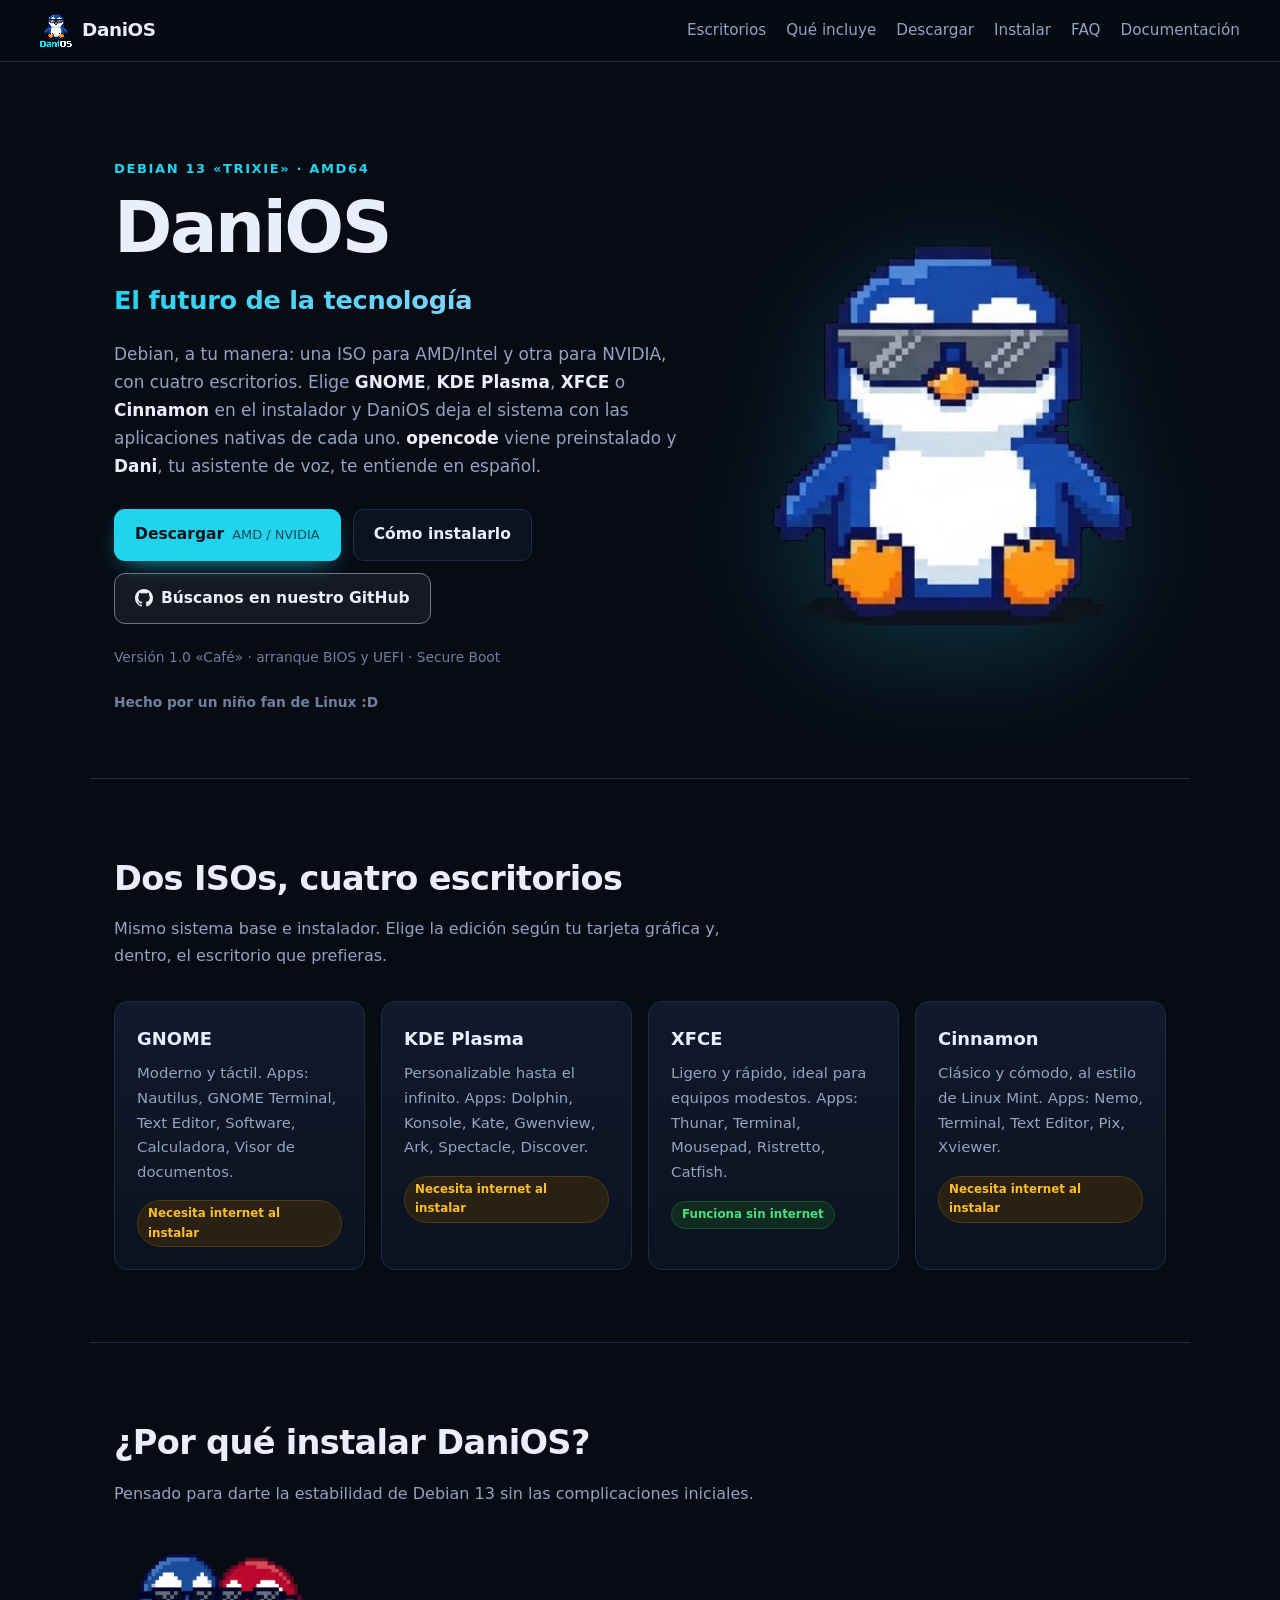
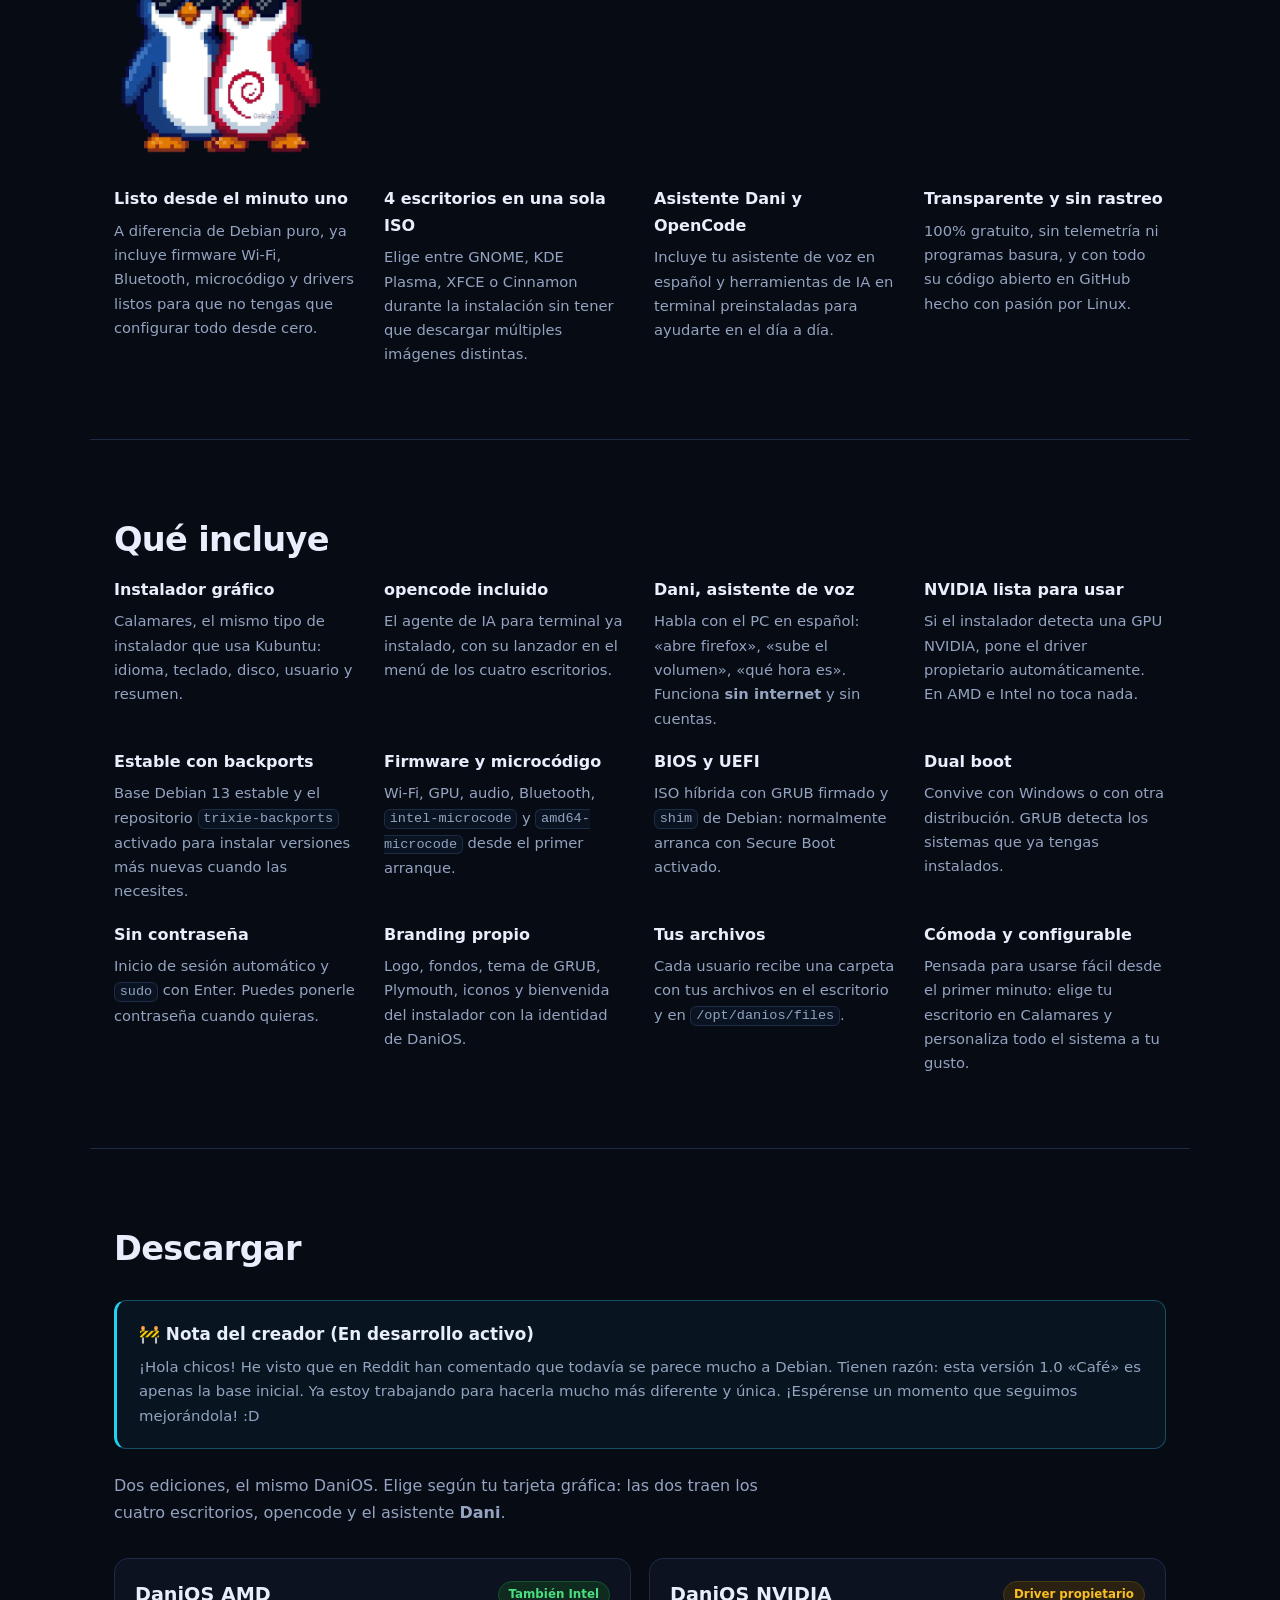
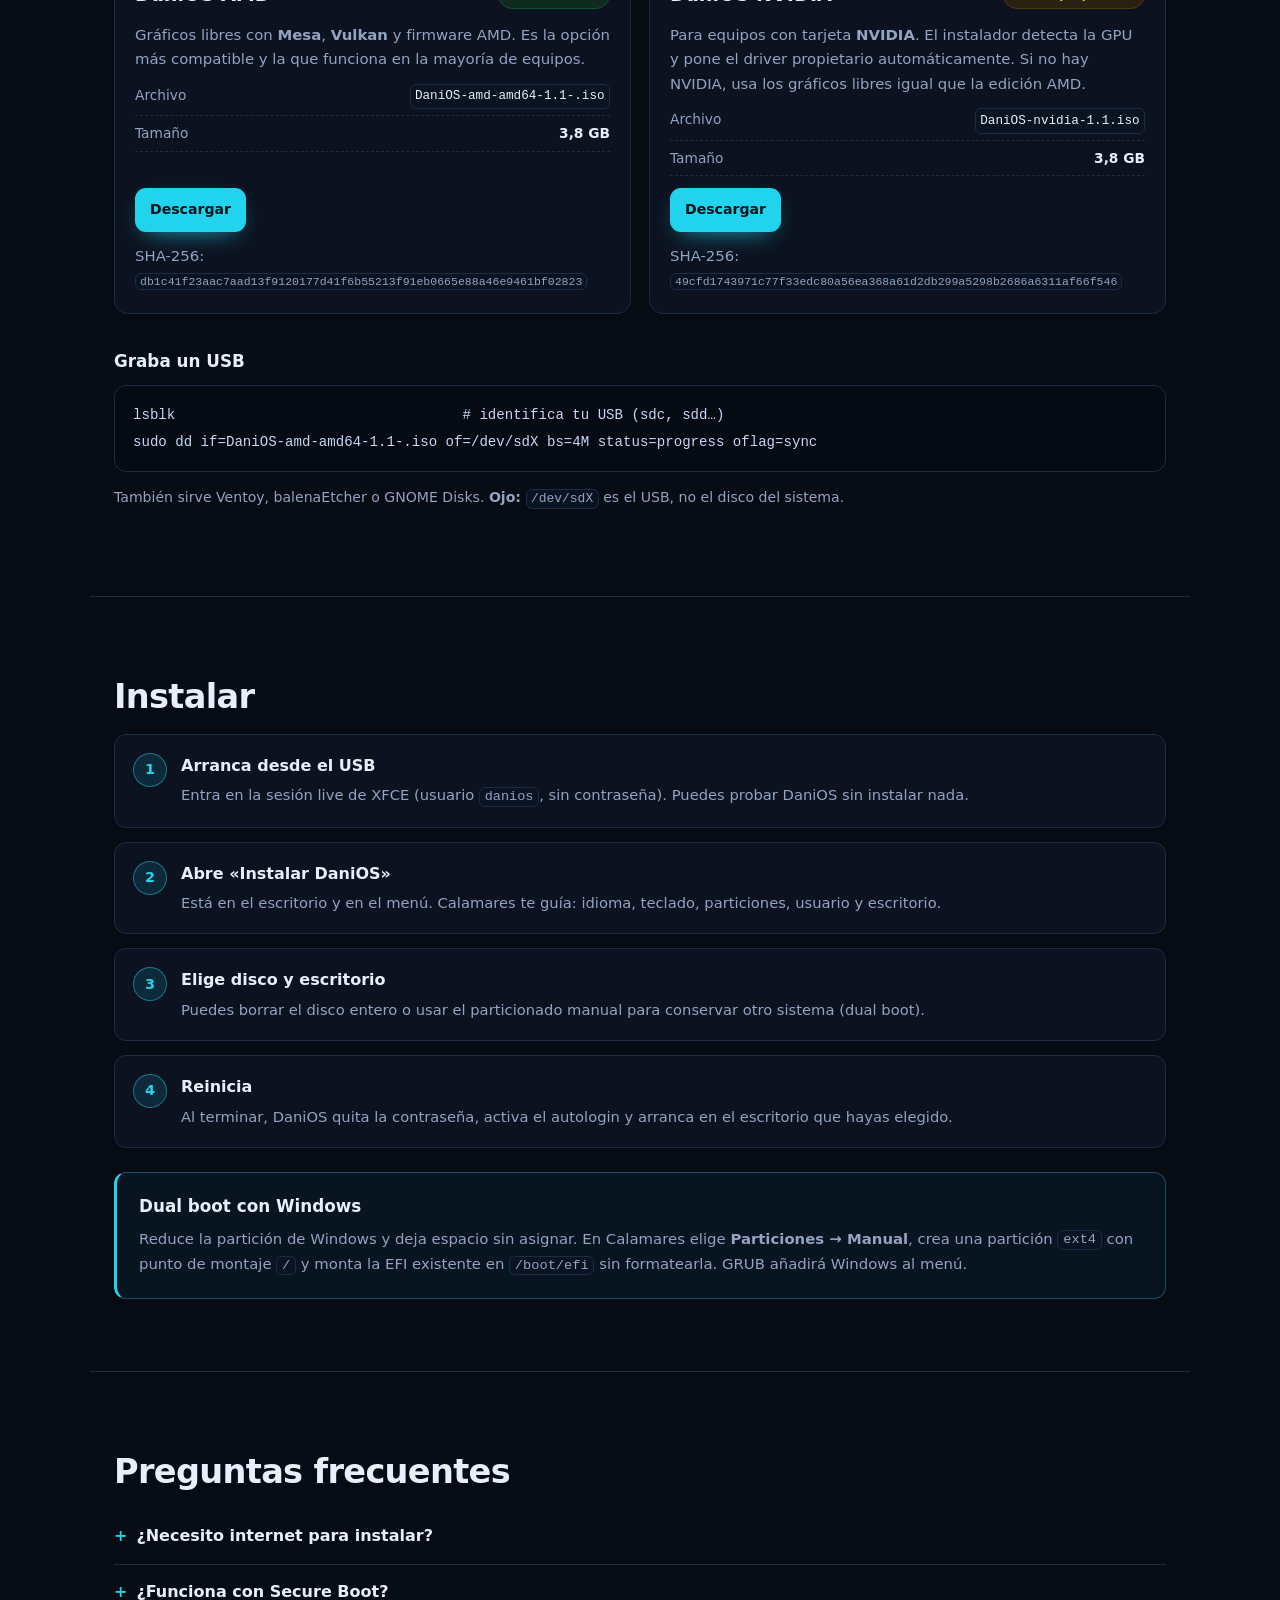
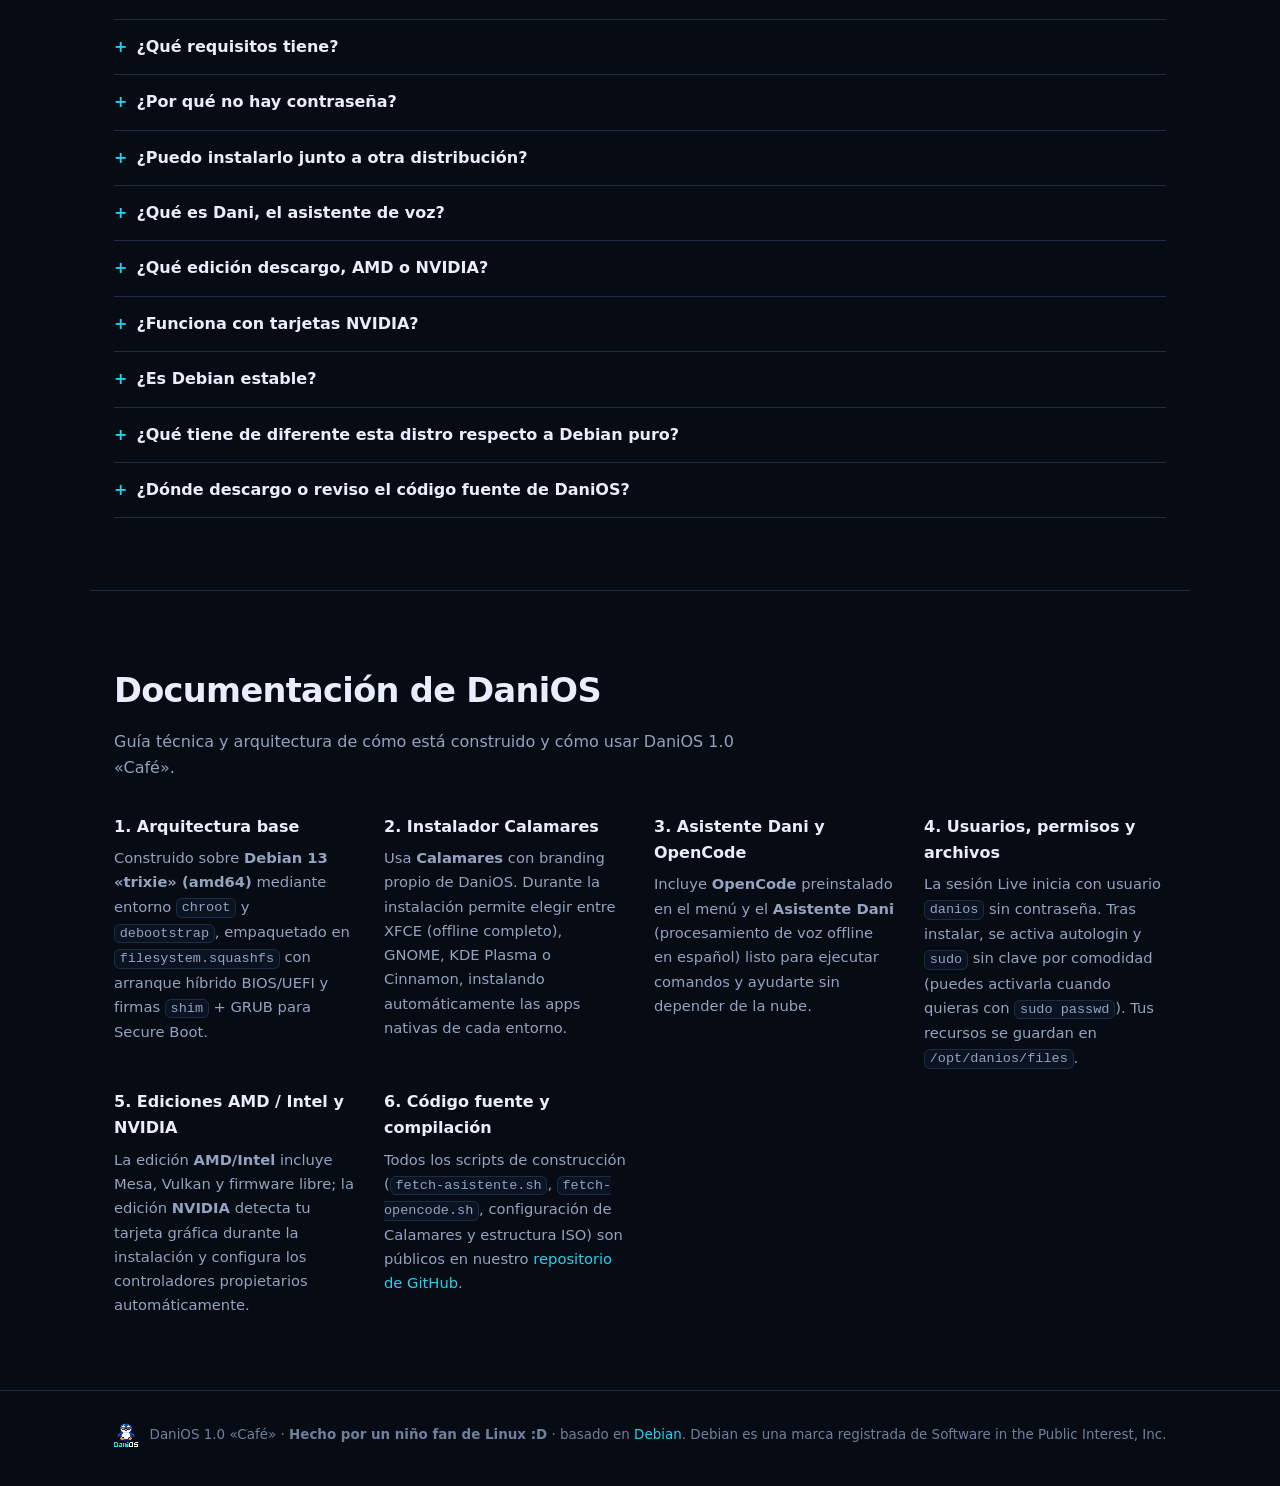
<file: docs/index.html>
<!DOCTYPE html>
<!--
  DaniOS — página de descarga
-->
<html lang="es">
<head>
  <meta charset="utf-8">
  <meta name="viewport" content="width=device-width, initial-scale=1">
  <title>DaniOS — El futuro de la tecnología</title>
  <meta name="description" content="DaniOS es una distribución basada en Debian 13 con instalador gráfico, cuatro escritorios para elegir (GNOME, KDE Plasma, XFCE y Cinnamon) y Dani, un asistente de voz en español que funciona sin internet.">
  <meta property="og:title" content="DaniOS — El futuro de la tecnología">
  <meta property="og:description" content="Dos ISOs (AMD e NVIDIA), cuatro escritorios. Descarga DaniOS 1.0 «Café».">
  <meta property="og:image" content="assets/logo.png">
  <link rel="icon" href="assets/favicon.png">
  <link rel="stylesheet" href="style.css">
  <script type="application/ld+json">
  {
    "@context": "https://schema.org",
    "@type": "SoftwareApplication",
    "name": "DaniOS",
    "softwareVersion": "1.0 Café",
    "operatingSystem": "Linux (Debian 13 Trixie amd64)",
    "applicationCategory": "OperatingSystem",
    "description": "Distribución Linux basada en Debian 13 con instalador gráfico Calamares y cuatro escritorios a elegir: GNOME, KDE Plasma, XFCE y Cinnamon. Hecho por un niño fan de Linux.",
    "url": "https://TU_USUARIO.github.io/DaniOS/",
    "offers": {
      "@type": "Offer",
      "price": "0",
      "priceCurrency": "USD"
    }
  }
  </script>
</head>
<body>

<header class="top">
  <a class="brand" href="#">
    <img src="assets/icon.png" alt="" width="32" height="34">
    <span>DaniOS</span>
  </a>
  <nav>
    <a href="#escritorios">Escritorios</a>
    <a href="#incluye">Qué incluye</a>
    <a href="#descargar">Descargar</a>
    <a href="#instalar">Instalar</a>
    <a href="#faq">FAQ</a>
    <a href="#documentacion">Documentación</a>
  </nav>
</header>

<main>

  <section class="hero">
    <div class="hero-text">
      <p class="eyebrow">Debian 13 «trixie» · amd64</p>
      <h1>DaniOS</h1>
      <p class="slogan">El futuro de la tecnología</p>
      <p class="lead">
        Debian, a tu manera: una ISO para AMD/Intel y otra para NVIDIA,
        con cuatro escritorios. Elige <strong>GNOME</strong>,
        <strong>KDE Plasma</strong>, <strong>XFCE</strong> o
        <strong>Cinnamon</strong> en el instalador y
        DaniOS deja el sistema con las aplicaciones nativas de cada uno.
        <strong>opencode</strong> viene preinstalado y <strong>Dani</strong>,
        tu asistente de voz, te entiende en español.
      </p>
      <div class="cta">
        <a class="btn primary" href="#descargar">Descargar <small>AMD / NVIDIA</small></a>
        <a class="btn ghost" href="#instalar">Cómo instalarlo</a>
        <a class="btn ghost" href="https://github.com/danielmorenovillegas2026-collab/DaniOS" target="_blank" rel="noopener" style="display: inline-flex; align-items: center; gap: 8px; border-color: #6e7681; background: rgba(255,255,255,0.06);">
          <svg height="18" width="18" viewBox="0 0 16 16" fill="currentColor" aria-hidden="true">
            <path d="M8 0C3.58 0 0 3.58 0 8c0 3.54 2.29 6.53 5.47 7.59.4.07.55-.17.55-.38 0-.19-.01-.82-.01-1.49-2.01.37-2.53-.49-2.69-.94-.09-.23-.48-.94-.82-1.13-.28-.15-.68-.52-.01-.53.63-.01 1.08.58 1.23.82.72 1.21 1.87.87 2.33.66.07-.52.28-.87.51-1.07-1.78-.2-3.64-.89-3.64-3.95 0-.87.31-1.59.82-2.15-.08-.2-.36-1.02.08-2.12 0 0 .67-.21 2.2.82.64-.18 1.32-.27 2-.27.68 0 1.36.09 2 .27 1.53-1.04 2.2-.82 2.2-.82.44 1.1.16 1.92.08 2.12.51.56.82 1.27.82 2.15 0 3.07-1.87 3.75-3.65 3.95.29.25.54.73.54 1.48 0 1.07-.01 1.93-.01 2.2 0 .21.15.46.55.38A8.013 8.013 0 0016 8c0-4.42-3.58-8-8-8z"></path>
          </svg>
          Búscanos en nuestro GitHub
        </a>
      </div>
      <p class="meta">Versión 1.0 «Café» · arranque BIOS y UEFI · Secure Boot</p>
      <p class="meta"><strong>Hecho por un niño fan de Linux :D</strong></p>
    </div>
    <div class="hero-art">
      <img src="assets/logo.png" alt="Logo de DaniOS: pingüino con gafas de sol y el texto DaniOS">
    </div>
  </section>

  <section id="escritorios" class="wrap">
    <h2>Dos ISOs, cuatro escritorios</h2>
    <p class="sub">Mismo sistema base e instalador. Elige la edición según tu tarjeta gráfica y, dentro, el escritorio que prefieras.</p>

    <div class="cards">
      <article class="card">
        <h3>GNOME</h3>
        <p>Moderno y táctil. Apps: Nautilus, GNOME Terminal, Text Editor, Software, Calculadora, Visor de documentos.</p>
        <span class="tag net">Necesita internet al instalar</span>
      </article>
      <article class="card">
        <h3>KDE Plasma</h3>
        <p>Personalizable hasta el infinito. Apps: Dolphin, Konsole, Kate, Gwenview, Ark, Spectacle, Discover.</p>
        <span class="tag net">Necesita internet al instalar</span>
      </article>
      <article class="card">
        <h3>XFCE</h3>
        <p>Ligero y rápido, ideal para equipos modestos. Apps: Thunar, Terminal, Mousepad, Ristretto, Catfish.</p>
        <span class="tag ok">Funciona sin internet</span>
      </article>
      <article class="card">
        <h3>Cinnamon</h3>
        <p>Clásico y cómodo, al estilo de Linux Mint. Apps: Nemo, Terminal, Text Editor, Pix, Xviewer.</p>
        <span class="tag net">Necesita internet al instalar</span>
      </article>
    </div>
  </section>

  <section id="porque" class="wrap">
    <h2>¿Por qué instalar DaniOS?</h2>
    <p class="sub">Pensado para darte la estabilidad de Debian 13 sin las complicaciones iniciales.</p>
    <div style="text-align: center; margin: 18px 0 26px;">
      <img src="assets/danios-debian.png" alt="DaniOS y Debian 13" style="width: 210px; max-width: 100%; height: auto;">
    </div>
    <div class="features">
      <div class="feature">
        <h3>Listo desde el minuto uno</h3>
        <p>A diferencia de Debian puro, ya incluye firmware Wi-Fi, Bluetooth, microcódigo y drivers listos para que no tengas que configurar todo desde cero.</p>
      </div>
      <div class="feature">
        <h3>4 escritorios en una sola ISO</h3>
        <p>Elige entre GNOME, KDE Plasma, XFCE o Cinnamon durante la instalación sin tener que descargar múltiples imágenes distintas.</p>
      </div>
      <div class="feature">
        <h3>Asistente Dani y OpenCode</h3>
        <p>Incluye tu asistente de voz en español y herramientas de IA en terminal preinstaladas para ayudarte en el día a día.</p>
      </div>
      <div class="feature">
        <h3>Transparente y sin rastreo</h3>
        <p>100% gratuito, sin telemetría ni programas basura, y con todo su código abierto en GitHub hecho con pasión por Linux.</p>
      </div>
    </div>
  </section>

  <section id="incluye" class="wrap">
    <h2>Qué incluye</h2>
    <div class="features">
      <div class="feature">
        <h3>Instalador gráfico</h3>
        <p>Calamares, el mismo tipo de instalador que usa Kubuntu: idioma, teclado, disco, usuario y resumen.</p>
      </div>
      <div class="feature">
        <h3>opencode incluido</h3>
        <p>El agente de IA para terminal ya instalado, con su lanzador en el menú de los cuatro escritorios.</p>
      </div>
      <div class="feature">
        <h3>Dani, asistente de voz</h3>
        <p>Habla con el PC en español: «abre firefox», «sube el volumen», «qué hora es». Funciona <strong>sin internet</strong> y sin cuentas.</p>
      </div>
      <div class="feature">
        <h3>NVIDIA lista para usar</h3>
        <p>Si el instalador detecta una GPU NVIDIA, pone el driver propietario automáticamente. En AMD e Intel no toca nada.</p>
      </div>
      <div class="feature">
        <h3>Estable con backports</h3>
        <p>Base Debian 13 estable y el repositorio <code>trixie-backports</code> activado para instalar versiones más nuevas cuando las necesites.</p>
      </div>
      <div class="feature">
        <h3>Firmware y microcódigo</h3>
        <p>Wi-Fi, GPU, audio, Bluetooth, <code>intel-microcode</code> y <code>amd64-microcode</code> desde el primer arranque.</p>
      </div>
      <div class="feature">
        <h3>BIOS y UEFI</h3>
        <p>ISO híbrida con GRUB firmado y <code>shim</code> de Debian: normalmente arranca con Secure Boot activado.</p>
      </div>
      <div class="feature">
        <h3>Dual boot</h3>
        <p>Convive con Windows o con otra distribución. GRUB detecta los sistemas que ya tengas instalados.</p>
      </div>
      <div class="feature">
        <h3>Sin contraseña</h3>
        <p>Inicio de sesión automático y <code>sudo</code> con Enter. Puedes ponerle contraseña cuando quieras.</p>
      </div>
      <div class="feature">
        <h3>Branding propio</h3>
        <p>Logo, fondos, tema de GRUB, Plymouth, iconos y bienvenida del instalador con la identidad de DaniOS.</p>
      </div>
      <div class="feature">
        <h3>Tus archivos</h3>
        <p>Cada usuario recibe una carpeta con tus archivos en el escritorio y en <code>/opt/danios/files</code>.</p>
      </div>
      <div class="feature">
        <h3>Cómoda y configurable</h3>
        <p>Pensada para usarse fácil desde el primer minuto: elige tu escritorio en Calamares y personaliza todo el sistema a tu gusto.</p>
      </div>
    </div>
  </section>

  <section id="descargar" class="wrap">
    <h2>Descargar</h2>
    <div class="callout" style="margin-bottom: 24px;">
      <h3>🚧 Nota del creador (En desarrollo activo)</h3>
      <p>
        ¡Hola chicos! He visto que en Reddit han comentado que todavía se parece mucho a Debian. Tienen razón: esta versión 1.0 «Café» es apenas la base inicial. Ya estoy trabajando para hacerla mucho más diferente y única. ¡Espérense un momento que seguimos mejorándola! :D
      </p>
    </div>
    <p class="sub">
      Dos ediciones, el mismo DaniOS. Elige según tu tarjeta gráfica:
      las dos traen los cuatro escritorios, opencode y el asistente <strong>Dani</strong>.
    </p>

    <div class="editions">
      <article class="edition">
        <div class="edition-head">
          <h3>DaniOS AMD</h3>
          <span class="tag ok">También Intel</span>
        </div>
        <p>
          Gráficos libres con <strong>Mesa</strong>, <strong>Vulkan</strong> y
          firmware AMD. Es la opción más compatible y la que funciona en la
          mayoría de equipos.
        </p>
        <ul class="edition-data">
          <li><span>Archivo</span> <code>DaniOS-amd-amd64-1.1-.iso</code></li>
          <li><span>Tamaño</span> <strong id="size-amd">3,8 GB</strong></li>
        </ul>
        <div class="dl-links">
            <a class="btn primary" href="https://drive.google.com/file/d/1IYG_I5wMXSXo2WFz0rTFqYLxxUYo8i9Q/view?usp=sharing" target="_blank" rel="noopener">Descargar</a>
          </div>
        <p class="sha">SHA-256: <code id="sha-amd">db1c41f23aac7aad13f9120177d41f6b55213f91eb0665e88a46e9461bf02823</code></p>
      </article>

      <article class="edition">
        <div class="edition-head">
          <h3>DaniOS NVIDIA</h3>
          <span class="tag net">Driver propietario</span>
        </div>
        <p>
          Para equipos con tarjeta <strong>NVIDIA</strong>. El instalador
          detecta la GPU y pone el driver propietario automáticamente. Si no
          hay NVIDIA, usa los gráficos libres igual que la edición AMD.
        </p>
        <ul class="edition-data">
          <li><span>Archivo</span> <code>DaniOS-nvidia-1.1.iso</code></li>
          <li><span>Tamaño</span> <strong id="size-nvidia">3,8 GB</strong></li>
        </ul>
        <div class="dl-links">
            <a class="btn primary" href="https://drive.google.com/file/d/1OKdTvajsbBAxNWhxUh_HoraJDQ23i3W_/view?usp=sharing" target="_blank" rel="noopener">Descargar</a>
          </div>
        <p class="sha">SHA-256: <code id="sha-nvidia">49cfd1743971c77f33edc80a56ea368a61d2db299a5298b2686a6311af66f546</code></p>
      </article>
    </div>

    <h3>Graba un USB</h3>
<pre><code>lsblk                                  # identifica tu USB (sdc, sdd…)
sudo dd if=DaniOS-amd-amd64-1.1-.iso of=/dev/sdX bs=4M status=progress oflag=sync</code></pre>
    <p class="note">También sirve Ventoy, balenaEtcher o GNOME Disks. <strong>Ojo:</strong> <code>/dev/sdX</code> es el USB, no el disco del sistema.</p>
  </section>

  <section id="instalar" class="wrap">
    <h2>Instalar</h2>
    <ol class="steps">
      <li>
        <h3>Arranca desde el USB</h3>
        <p>Entra en la sesión live de XFCE (usuario <code>danios</code>, sin contraseña). Puedes probar DaniOS sin instalar nada.</p>
      </li>
      <li>
        <h3>Abre «Instalar DaniOS»</h3>
        <p>Está en el escritorio y en el menú. Calamares te guía: idioma, teclado, particiones, usuario y escritorio.</p>
      </li>
      <li>
        <h3>Elige disco y escritorio</h3>
        <p>Puedes borrar el disco entero o usar el particionado manual para conservar otro sistema (dual boot).</p>
      </li>
      <li>
        <h3>Reinicia</h3>
        <p>Al terminar, DaniOS quita la contraseña, activa el autologin y arranca en el escritorio que hayas elegido.</p>
      </li>
    </ol>

    <div class="callout">
      <h3>Dual boot con Windows</h3>
      <p>
        Reduce la partición de Windows y deja espacio sin asignar. En Calamares
        elige <strong>Particiones → Manual</strong>, crea una partición
        <code>ext4</code> con punto de montaje <code>/</code> y monta la EFI
        existente en <code>/boot/efi</code> sin formatearla. GRUB añadirá
        Windows al menú.
      </p>
    </div>
  </section>

  <section id="faq" class="wrap">
    <h2>Preguntas frecuentes</h2>

    <details>
      <summary>¿Necesito internet para instalar?</summary>
      <p><strong>XFCE no</strong>: viene completo en la ISO. GNOME, KDE Plasma y Cinnamon descargan sus paquetes desde <code>deb.debian.org</code> durante la instalación.</p>
    </details>
    <details>
      <summary>¿Funciona con Secure Boot?</summary>
      <p>Sí. La ISO usa <code>shim</code> y GRUB firmados por Debian, y el kernel también está firmado. Si tu firmware es muy restrictivo, desactiva Secure Boot temporalmente.</p>
    </details>
    <details>
      <summary>¿Qué requisitos tiene?</summary>
      <p>CPU x86-64 (Intel o AMD), 2 GB de RAM para XFCE (4 GB recomendado para GNOME/KDE) y unos 20 GB de disco. La ISO necesita unos 12 GB para instalar.</p>
    </details>
    <details>
      <summary>¿Por qué no hay contraseña?</summary>
      <p>El instalador pide una (Calamares no acepta vacía), pero DaniOS la elimina al terminar y activa el inicio de sesión automático. <code>sudo</code> funciona pulsando Enter. Para ponerle una: <code>sudo passwd tu_usuario</code>.</p>
    </details>
    <details>
      <summary>¿Puedo instalarlo junto a otra distribución?</summary>
      <p>Sí, con el particionado manual de Calamares. Si la otra distribución usa ostree (por ejemplo Bazzite o Fedora Atomic), añade una entrada de GRUB que arranque su <code>shim</code>.</p>
    </details>
    <details>
      <summary>¿Qué es Dani, el asistente de voz?</summary>
      <p>Es un asistente local que escucha en español y ejecuta comandos: abrir aplicaciones, cambiar volumen o brillo, decir la hora, buscar, tomar notas, hacer capturas o apagar el equipo. Está en el menú y en el escritorio. El reconocimiento de voz funciona <strong>sin internet</strong> (Vosk) y la voz es <code>espeak-ng</code>.</p>
    </details>
    <details>
      <summary>¿Qué edición descargo, AMD o NVIDIA?</summary>
      <p>Si tu tarjeta es <strong>NVIDIA</strong>, descarga la edición NVIDIA: el instalador pondrá el driver propietario. Si es <strong>AMD</strong> o <strong>Intel</strong>, descarga la edición AMD, que trae Mesa, Vulkan y el firmware libre. Si no estás seguro, la edición AMD es la más compatible.</p>
    </details>
    <details>
      <summary>¿Funciona con tarjetas NVIDIA?</summary>
      <p>Sí, con la edición NVIDIA. Durante la instalación detecta la GPU e instala el driver propietario y el firmware. En equipos AMD o Intel no se instala nada extra. Con Secure Boot activo tendrás que inscribir la clave MOK (o desactivarlo) para que el módulo cargue.</p>
    </details>
    <details>
      <summary>¿Es Debian estable?</summary>
      <p>Sí: la base es Debian 13 «trixie», la versión estable actual, con <code>trixie-backports</code> activado. DaniOS solo añade branding, el instalador, la selección de escritorio y el asistente. No es rolling release: para eso habría que usar Debian testing.</p>
    </details>
      <details>
      <summary>¿Qué tiene de diferente esta distro respecto a Debian puro?</summary>
      <p>Mientras que Debian puro requiere instalar firmware Wi-Fi/Bluetooth, microcódigo y configurar permisos por separado, DaniOS viene listo desde el primer arranque con 4 escritorios a elegir en Calamares (GNOME, KDE Plasma, XFCE y Cinnamon), ediciones separadas para AMD/Intel y NVIDIA, <strong>opencode</strong> y el asistente de voz <strong>Dani</strong> preinstalados, además de branding propio.</p>
    </details>
    <details>
      <summary>¿Dónde descargo o reviso el código fuente de DaniOS?</summary>
      <p>Todo el código y los scripts de construcción están publicados en nuestra <a href="https://github.com/danielmorenovillegas2026-collab/DaniOS" target="_blank" rel="noopener">cuenta oficial de GitHub</a>, a la que también puedes entrar directamente desde el botón <strong>«Búscanos en nuestro GitHub»</strong> al principio de esta página.</p>
    </details>
  </section>

</main>

  <section id="documentacion" class="wrap">
    <h2>Documentación de DaniOS</h2>
    <p class="sub">Guía técnica y arquitectura de cómo está construido y cómo usar DaniOS 1.0 «Café».</p>

    <div class="features">
      <div class="feature">
        <h3>1. Arquitectura base</h3>
        <p>Construido sobre <strong>Debian 13 «trixie» (amd64)</strong> mediante entorno <code>chroot</code> y <code>debootstrap</code>, empaquetado en <code>filesystem.squashfs</code> con arranque híbrido BIOS/UEFI y firmas <code>shim</code> + GRUB para Secure Boot.</p>
      </div>
      <div class="feature">
        <h3>2. Instalador Calamares</h3>
        <p>Usa <strong>Calamares</strong> con branding propio de DaniOS. Durante la instalación permite elegir entre XFCE (offline completo), GNOME, KDE Plasma o Cinnamon, instalando automáticamente las apps nativas de cada entorno.</p>
      </div>
      <div class="feature">
        <h3>3. Asistente Dani y OpenCode</h3>
        <p>Incluye <strong>OpenCode</strong> preinstalado en el menú y el <strong>Asistente Dani</strong> (procesamiento de voz offline en español) listo para ejecutar comandos y ayudarte sin depender de la nube.</p>
      </div>
      <div class="feature">
        <h3>4. Usuarios, permisos y archivos</h3>
        <p>La sesión Live inicia con usuario <code>danios</code> sin contraseña. Tras instalar, se activa autologin y <code>sudo</code> sin clave por comodidad (puedes activarla cuando quieras con <code>sudo passwd</code>). Tus recursos se guardan en <code>/opt/danios/files</code>.</p>
      </div>
      <div class="feature">
        <h3>5. Ediciones AMD / Intel y NVIDIA</h3>
        <p>La edición <strong>AMD/Intel</strong> incluye Mesa, Vulkan y firmware libre; la edición <strong>NVIDIA</strong> detecta tu tarjeta gráfica durante la instalación y configura los controladores propietarios automáticamente.</p>
      </div>
      <div class="feature">
        <h3>6. Código fuente y compilación</h3>
        <p>Todos los scripts de construcción (<code>fetch-asistente.sh</code>, <code>fetch-opencode.sh</code>, configuración de Calamares y estructura ISO) son públicos en nuestro <a href="https://github.com" target="_blank" rel="noopener">repositorio de GitHub</a>.</p>
      </div>
    </div>
  </section>

<footer>
  <img src="assets/icon.png" alt="" width="24" height="25">
  <p>
    DaniOS 1.0 «Café» · <strong>Hecho por un niño fan de Linux :D</strong> · basado en
    <a href="https://debian.org" rel="noopener">Debian</a>.
    Debian es una marca registrada de Software in the Public Interest, Inc.
  </p>
</footer>

<script>
  const btn = document.getElementById('copy');
  btn?.addEventListener('click', async () => {
    try {
      await navigator.clipboard.writeText(document.getElementById('sha').textContent.trim());
      btn.textContent = 'Copiado';
      setTimeout(() => (btn.textContent = 'Copiar'), 1500);
    } catch {
      btn.textContent = 'Selecciónalo a mano';
    }
  });
</script>

</body>
</html>
</file>
<file: docs/style.css>
/* ============================================================
   DaniOS — hoja de estilos
   Paleta: azul noche + cian del logo
   ============================================================ */

:root {
  --bg:        #070b14;
  --bg-soft:   #0c1220;
  --panel:     #101a2c;
  --line:      #1e2b45;
  --text:      #e8eefc;
  --muted:     #93a3c0;
  --cyan:      #22d3ee;
  --cyan-dark: #0e7490;
  --radius:    14px;
  --max:       1100px;
}

* { box-sizing: border-box; }

html { scroll-behavior: smooth; }

body {
  margin: 0;
  background: var(--bg);
  color: var(--text);
  font: 16px/1.65 system-ui, -apple-system, "Segoe UI", Roboto, Ubuntu, sans-serif;
  -webkit-font-smoothing: antialiased;
}

a { color: var(--cyan); text-decoration: none; }
a:hover { text-decoration: underline; }

img { max-width: 100%; height: auto; display: block; }

code {
  font-family: ui-monospace, "JetBrains Mono", "Cascadia Code", Menlo, monospace;
  font-size: .92em;
  background: #0a1322;
  border: 1px solid var(--line);
  border-radius: 6px;
  padding: .1em .35em;
}

/* ---------- cabecera ---------- */

.top {
  position: sticky;
  top: 0;
  z-index: 10;
  display: flex;
  align-items: center;
  gap: 24px;
  padding: 14px clamp(16px, 4vw, 40px);
  background: rgba(7, 11, 20, .82);
  backdrop-filter: blur(10px);
  border-bottom: 1px solid var(--line);
}

.brand {
  display: flex;
  align-items: center;
  gap: 10px;
  color: var(--text);
  font-weight: 800;
  font-size: 1.15rem;
  letter-spacing: -.02em;
}
.brand:hover { text-decoration: none; }
.brand img { image-rendering: pixelated; }

.top nav {
  display: flex;
  gap: 20px;
  margin-left: auto;
  font-size: .95rem;
}
.top nav a { color: var(--muted); }
.top nav a:hover { color: var(--text); text-decoration: none; }

.gh {
  border: 1px solid var(--line);
  border-radius: 10px;
  padding: 7px 14px;
  color: var(--text);
  font-size: .9rem;
}
.gh:hover { border-color: var(--cyan); text-decoration: none; }

/* ---------- héroe ---------- */

.hero {
  display: grid;
  grid-template-columns: 1.15fr .85fr;
  align-items: center;
  gap: 48px;
  max-width: var(--max);
  margin: 0 auto;
  padding: clamp(48px, 8vw, 96px) clamp(16px, 4vw, 24px) clamp(32px, 5vw, 64px);
}

.eyebrow {
  margin: 0 0 14px;
  color: var(--cyan);
  font-size: .82rem;
  font-weight: 700;
  letter-spacing: .12em;
  text-transform: uppercase;
}

.hero h1 {
  margin: 0 0 20px;
  font-size: clamp(2.6rem, 6vw, 4.4rem);
  line-height: 1.02;
  letter-spacing: -.035em;
}

.accent {
  background: linear-gradient(92deg, var(--cyan), #7dd3fc 60%, #fff);
  -webkit-background-clip: text;
  background-clip: text;
  color: transparent;
}

.slogan {
  margin: -6px 0 20px;
  font-size: clamp(1.15rem, 2.4vw, 1.6rem);
  font-weight: 700;
  letter-spacing: -.01em;
  background: linear-gradient(92deg, var(--cyan), #7dd3fc 60%, #fff);
  -webkit-background-clip: text;
  background-clip: text;
  color: transparent;
}

.lead {
  margin: 0 0 28px;
  max-width: 54ch;
  color: var(--muted);
  font-size: 1.06rem;
}
.lead strong { color: var(--text); }

.cta { display: flex; flex-wrap: wrap; gap: 12px; }

.btn {
  display: inline-flex;
  align-items: center;
  gap: 8px;
  border-radius: 11px;
  padding: 12px 20px;
  font-weight: 650;
  font-size: .97rem;
  border: 1px solid transparent;
  transition: transform .12s ease, box-shadow .12s ease, background .12s ease;
}
.btn:hover { text-decoration: none; transform: translateY(-1px); }

.btn.primary {
  background: var(--cyan);
  color: #04121a;
  box-shadow: 0 8px 26px -12px var(--cyan);
}
.btn.primary:hover { background: #67e8f9; }

.btn.ghost {
  border-color: var(--line);
  color: var(--text);
  background: var(--bg-soft);
}
.btn.ghost:hover { border-color: var(--cyan); }

.btn small { font-weight: 500; opacity: .7; }

.meta {
  margin: 22px 0 0;
  color: #6f809f;
  font-size: .86rem;
}

.hero-art {
  position: relative;
  display: grid;
  place-items: center;
}
.hero-art::before {
  content: "";
  position: absolute;
  inset: 4% 2%;
  background: radial-gradient(closest-side, rgba(34, 211, 238, .22), transparent 72%);
  filter: blur(12px);
  pointer-events: none;
}
.hero-art img {
  position: relative;
  width: 100%;
  max-width: 360px;
  filter: drop-shadow(0 24px 60px rgba(34, 211, 238, .22));
}

/* ---------- secciones ---------- */

.wrap {
  max-width: var(--max);
  margin: 0 auto;
  padding: clamp(40px, 6vw, 72px) clamp(16px, 4vw, 24px);
  border-top: 1px solid var(--line);
}

.wrap h2 {
  margin: 0 0 10px;
  font-size: clamp(1.6rem, 3.2vw, 2.1rem);
  letter-spacing: -.02em;
}

.wrap > .sub {
  margin: 0 0 32px;
  color: var(--muted);
  max-width: 65ch;
}

/* ---------- tarjetas de escritorio ---------- */

.cards {
  display: grid;
  grid-template-columns: repeat(auto-fit, minmax(230px, 1fr));
  gap: 16px;
}

.card {
  background: linear-gradient(180deg, var(--panel), var(--bg-soft));
  border: 1px solid var(--line);
  border-radius: var(--radius);
  padding: 22px;
}
.card h3 { margin: 0 0 8px; font-size: 1.12rem; }
.card p { margin: 0 0 16px; color: var(--muted); font-size: .93rem; }

.tag {
  display: inline-block;
  border-radius: 999px;
  padding: 3px 10px;
  font-size: .74rem;
  font-weight: 600;
}
.tag.net { background: #2a2113; color: #fbbf24; border: 1px solid #4a3a12; }
.tag.ok  { background: #0f2a1e; color: #4ade80; border: 1px solid #14532d; }

/* ---------- características ---------- */

.features {
  display: grid;
  grid-template-columns: repeat(auto-fit, minmax(240px, 1fr));
  gap: 18px 28px;
}
.feature h3 { margin: 0 0 6px; font-size: 1rem; }
.feature p { margin: 0; color: var(--muted); font-size: .92rem; }

/* ---------- descargas ---------- */

.download {
  display: grid;
  gap: 10px;
  margin-bottom: 32px;
}

.file {
  display: flex;
  align-items: center;
  justify-content: space-between;
  gap: 16px;
  background: var(--bg-soft);
  border: 1px solid var(--line);
  border-radius: 12px;
  padding: 14px 16px;
}
.file div { display: flex; flex-direction: column; min-width: 0; }
.file strong {
  font-family: ui-monospace, Menlo, monospace;
  font-size: .9rem;
  overflow-wrap: anywhere;
}
.file span { color: var(--muted); font-size: .8rem; }
.file .btn { padding: 8px 14px; font-size: .86rem; white-space: nowrap; }

h3 { margin: 30px 0 10px; font-size: 1.05rem; }

pre {
  margin: 0 0 12px;
  padding: 16px 18px;
  overflow-x: auto;
  background: #060a12;
  border: 1px solid var(--line);
  border-radius: 12px;
}
pre code {
  background: none;
  border: 0;
  padding: 0;
  font-size: .88rem;
  color: #c7d7f5;
}

.note { color: var(--muted); font-size: .88rem; }

.checksum {
  display: flex;
  align-items: center;
  gap: 12px;
  flex-wrap: wrap;
  background: var(--bg-soft);
  border: 1px solid var(--line);
  border-radius: 12px;
  padding: 12px 14px;
}
.checksum code { overflow-wrap: anywhere; }
.checksum button {
  margin-left: auto;
  cursor: pointer;
  border: 1px solid var(--line);
  background: var(--panel);
  color: var(--text);
  border-radius: 8px;
  padding: 7px 14px;
  font: inherit;
  font-size: .85rem;
}
.checksum button:hover { border-color: var(--cyan); }

/* ---------- ediciones (AMD / NVIDIA) ---------- */

.editions {
  display: grid;
  grid-template-columns: repeat(auto-fit, minmax(300px, 1fr));
  gap: 18px;
  margin: 22px 0 34px;
}

.edition {
  background: var(--bg-soft);
  border: 1px solid var(--line);
  border-radius: var(--radius);
  padding: 20px;
  display: flex;
  flex-direction: column;
  gap: 12px;
}

.edition-head {
  display: flex;
  align-items: center;
  justify-content: space-between;
  gap: 10px;
}
.edition-head h3 { margin: 0; font-size: 1.2rem; }

.edition p { margin: 0; color: var(--muted); font-size: .93rem; }

.edition-data {
  list-style: none;
  margin: 0;
  padding: 0;
  display: grid;
  gap: 6px;
  font-size: .86rem;
}
.edition-data li {
  display: flex;
  justify-content: space-between;
  gap: 12px;
  border-bottom: 1px dashed var(--line);
  padding-bottom: 6px;
}
.edition-data span { color: var(--muted); }
.edition-data code { overflow-wrap: anywhere; }

.dl-links {
  display: flex;
  flex-wrap: wrap;
  gap: 8px;
  margin-top: auto;
}
.dl-links .btn { padding: 9px 14px; font-size: .88rem; }

.sha {
  font-size: .72rem;
  color: var(--muted);
  overflow-wrap: anywhere;
}
.sha code { font-size: .72rem; }

/* ---------- pasos ---------- */

.steps {
  counter-reset: step;
  list-style: none;
  margin: 0;
  padding: 0;
  display: grid;
  gap: 14px;
}
.steps li {
  position: relative;
  background: var(--bg-soft);
  border: 1px solid var(--line);
  border-radius: 12px;
  padding: 18px 20px 18px 66px;
}
.steps li::before {
  counter-increment: step;
  content: counter(step);
  position: absolute;
  left: 18px;
  top: 18px;
  width: 32px;
  height: 32px;
  display: grid;
  place-items: center;
  border-radius: 50%;
  background: rgba(34, 211, 238, .12);
  border: 1px solid rgba(34, 211, 238, .45);
  color: var(--cyan);
  font-weight: 700;
  font-size: .9rem;
}
.steps h3 { margin: 0 0 4px; font-size: 1rem; }
.steps p { margin: 0; color: var(--muted); font-size: .92rem; }

.callout {
  margin-top: 24px;
  padding: 20px 22px;
  border: 1px solid #164e63;
  border-left: 3px solid var(--cyan);
  border-radius: 12px;
  background: rgba(34, 211, 238, .05);
}
.callout h3 { margin: 0 0 6px; }
.callout p { margin: 0; color: var(--muted); font-size: .93rem; }

/* ---------- FAQ ---------- */

details {
  border-bottom: 1px solid var(--line);
  padding: 14px 0;
}
details summary {
  cursor: pointer;
  font-weight: 600;
  list-style: none;
}
details summary::-webkit-details-marker { display: none; }
details summary::before {
  content: "+";
  display: inline-block;
  width: 1.4em;
  color: var(--cyan);
  font-weight: 700;
}
details[open] summary::before { content: "–"; }
details p { margin: 10px 0 0; color: var(--muted); font-size: .94rem; }

/* ---------- pie ---------- */

footer {
  display: flex;
  align-items: center;
  justify-content: center;
  gap: 12px;
  flex-wrap: wrap;
  padding: 32px 16px 48px;
  border-top: 1px solid var(--line);
  color: #6f809f;
  font-size: .84rem;
  text-align: center;
}
footer p { margin: 0; }
footer img { image-rendering: pixelated; }

/* ---------- móvil ---------- */

@media (max-width: 860px) {
  .top nav { display: none; }
  .hero { grid-template-columns: 1fr; gap: 32px; }
  .hero-art { order: -1; max-width: 520px; }
}

@media (max-width: 520px) {
  .file { flex-direction: column; align-items: stretch; }
  .file .btn { justify-content: center; }
  .steps li { padding-left: 20px; padding-top: 56px; }
}
</file>
